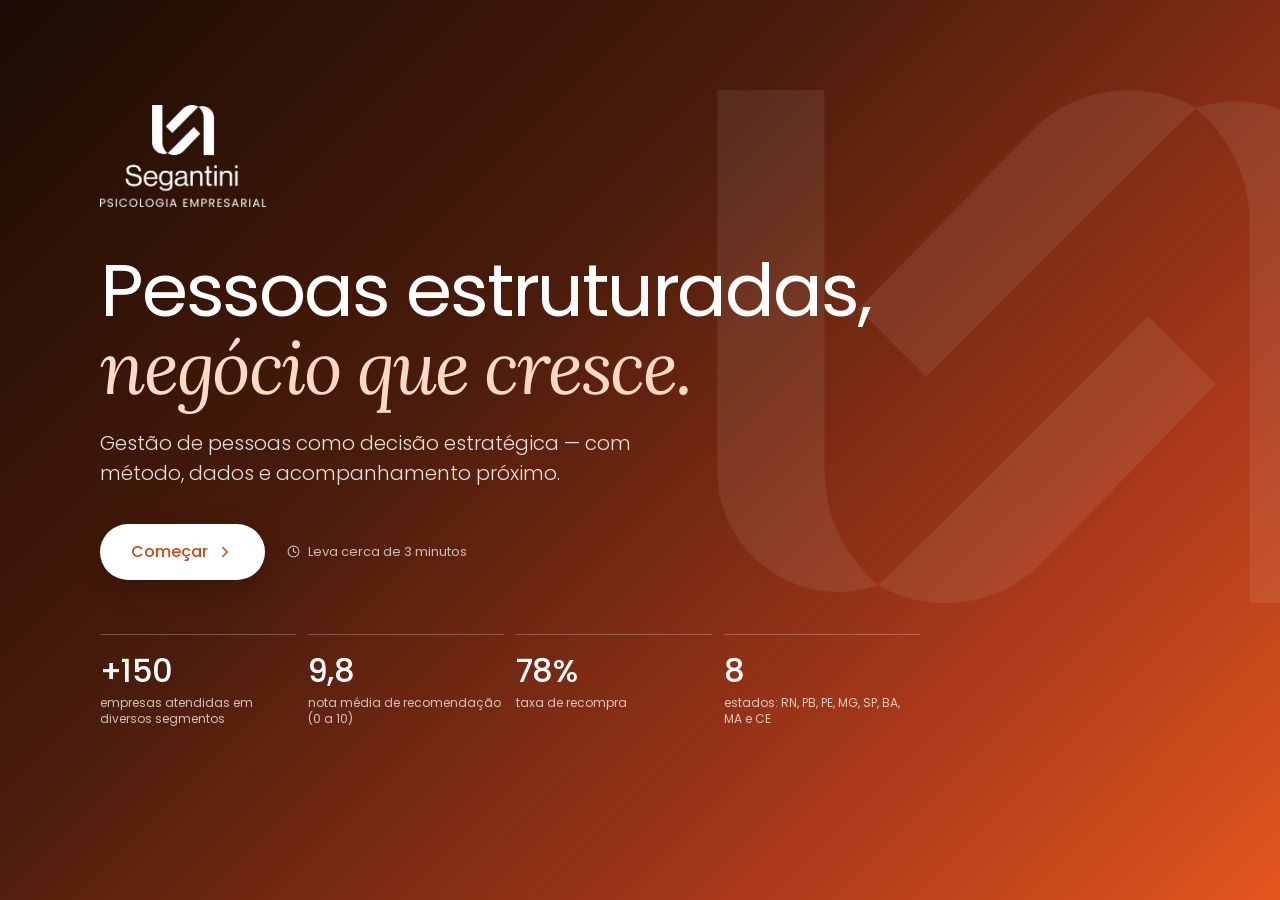
<file: index.html>
<!doctype html>
<html lang="pt-BR">
<head>
  <meta charset="utf-8" />
  <meta name="viewport" content="width=device-width, initial-scale=1, viewport-fit=cover" />
  <title>Segantini · Psicologia Empresarial</title>
  <meta name="description" content="Pessoas estruturadas, negócio que cresce. Conheça a Segantini em 3 minutos e conte para a gente o momento da sua empresa." />
  <meta name="theme-color" content="#2A1209" />
  <meta name="robots" content="noindex" />

  <!-- Prévia do link no WhatsApp -->
  <meta property="og:title" content="Segantini · Psicologia Empresarial" />
  <meta property="og:description" content="Pessoas estruturadas, negócio que cresce. Uma apresentação rápida e interativa — leva cerca de 3 minutos." />
  <meta property="og:image" content="https://apresentacao-segantini.vercel.app/assets/og-image.jpg" />
  <meta property="og:type" content="website" />
  <meta property="og:locale" content="pt_BR" />

  <link rel="icon" type="image/png" href="/assets/favicon.png" />
  <link rel="preconnect" href="https://fonts.googleapis.com" />
  <link rel="preconnect" href="https://fonts.gstatic.com" crossorigin />
  <link href="https://fonts.googleapis.com/css2?family=Lora:ital,wght@0,400;0,500;1,400;1,500&family=Poppins:wght@300;400;500;600;700&display=swap" rel="stylesheet" />
  <link rel="stylesheet" href="/css/styles.css" />
</head>
<body>
  <header class="topbar" id="topbar">
    <button class="topbar__brand" type="button" data-goto="0" aria-label="Voltar ao início">
      <img src="/assets/simbolo-segantini-laranja.png" alt="" class="topbar__mark" width="34" height="27" />
      <span class="topbar__name">Segantini<small>Psicologia Empresarial</small></span>
    </button>
    <nav class="progress" aria-label="Progresso">
      <ol class="progress__steps" id="progressSteps"></ol>
      <div class="progress__bar"><span id="progressFill"></span></div>
    </nav>
  </header>

  <main id="app" class="app" aria-live="polite"></main>

  <footer class="navbar" id="navbar">
    <button type="button" class="btn btn--ghost" id="btnBack">
      <svg viewBox="0 0 24 24" aria-hidden="true"><path d="M15 18l-6-6 6-6"/></svg>
      Voltar
    </button>
    <span class="navbar__hint" id="navHint"></span>
    <button type="button" class="btn btn--primary" id="btnNext">
      <span id="btnNextLabel">Avançar</span>
      <svg viewBox="0 0 24 24" aria-hidden="true"><path d="M9 18l6-6-6-6"/></svg>
    </button>
  </footer>

  <div class="toast" id="toast" role="status"></div>

  <dialog class="modal" id="modal">
    <div class="modal__inner">
      <button type="button" class="modal__close" id="modalClose" aria-label="Fechar">×</button>
      <div id="modalBody"></div>
    </div>
  </dialog>

  <noscript><p style="padding:24px">Ative o JavaScript para ver a apresentação.</p></noscript>
  <script src="/js/content.js"></script>
  <script src="/js/app.js"></script>
</body>
</html>
</file>
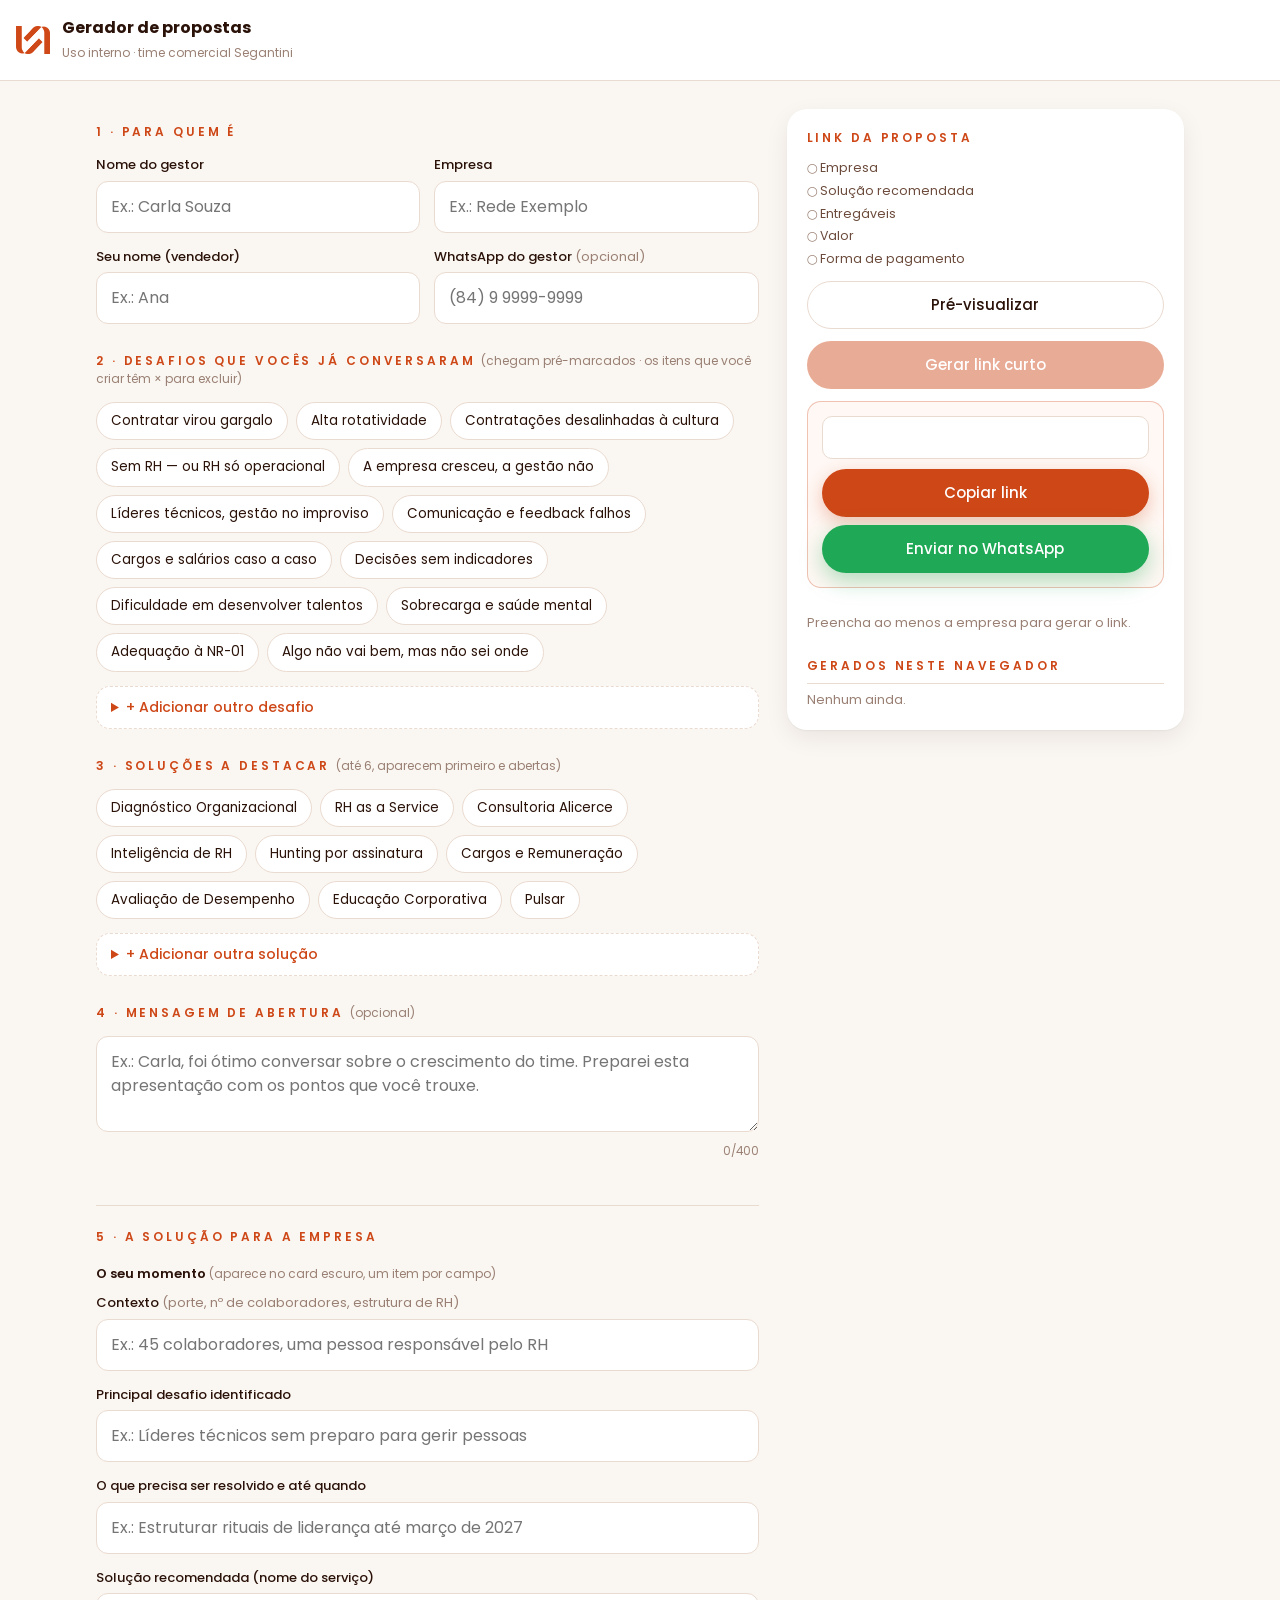
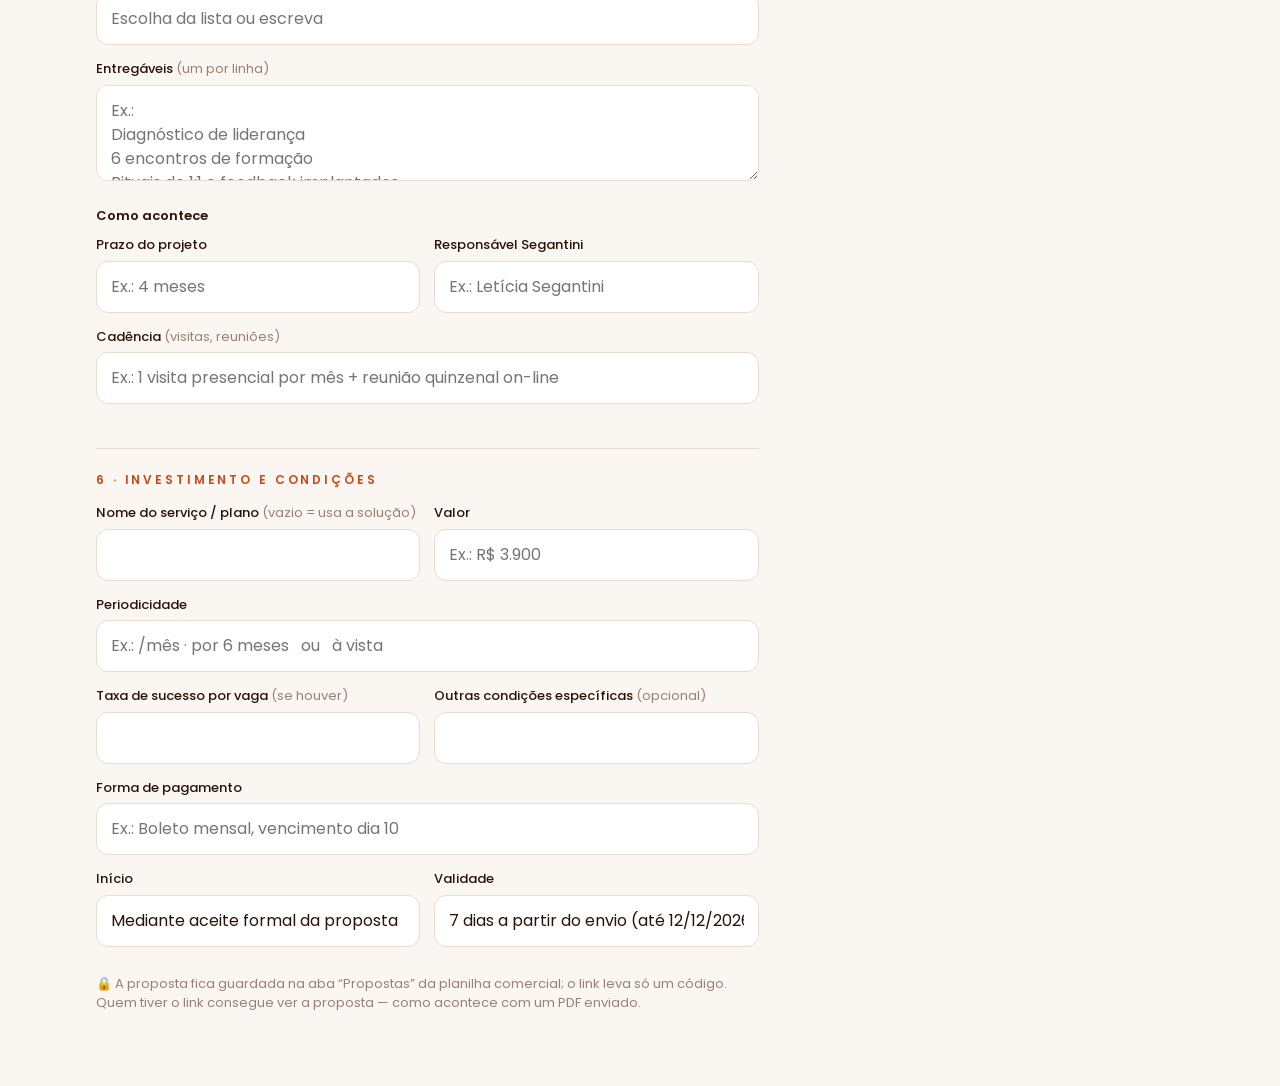
<file: gerador.html>
<!doctype html>
<html lang="pt-BR">
<head>
  <meta charset="utf-8" />
  <meta name="viewport" content="width=device-width, initial-scale=1" />
  <title>Gerador de Propostas · Segantini</title>
  <meta name="robots" content="noindex, nofollow" />
  <link rel="icon" type="image/png" href="/assets/favicon.png" />
  <link rel="preconnect" href="https://fonts.googleapis.com" />
  <link rel="preconnect" href="https://fonts.gstatic.com" crossorigin />
  <link href="https://fonts.googleapis.com/css2?family=Lora:ital,wght@0,400;1,400&family=Poppins:wght@300;400;500;600&display=swap" rel="stylesheet" />
  <link rel="stylesheet" href="/css/styles.css" />
  <link rel="stylesheet" href="/css/gerador.css" />
</head>
<body class="gen">
  <header class="gen__top">
    <img src="/assets/simbolo-segantini-laranja.png" alt="" width="34" height="27" />
    <div><strong>Gerador de propostas</strong><span>Uso interno · time comercial Segantini</span></div>
  </header>

  <main class="gen__main">
    <section class="gen__form">
      <p class="eyebrow">1 · Para quem é</p>
      <div class="form__row">
        <div class="field"><label for="g-nome">Nome do gestor</label><input id="g-nome" maxlength="80" placeholder="Ex.: Carla Souza" /></div>
        <div class="field"><label for="g-empresa">Empresa</label><input id="g-empresa" maxlength="100" placeholder="Ex.: Rede Exemplo" /></div>
      </div>
      <div class="form__row">
        <div class="field"><label for="g-vendedor">Seu nome (vendedor)</label><input id="g-vendedor" maxlength="60" placeholder="Ex.: Ana" /></div>
        <div class="field"><label for="g-fone">WhatsApp do gestor <span>(opcional)</span></label><input id="g-fone" inputmode="tel" maxlength="20" placeholder="(84) 9 9999-9999" /></div>
      </div>

      <p class="eyebrow">2 · Desafios que vocês já conversaram <span class="gen__opt">(chegam pré-marcados · os itens que você criar têm × para excluir)</span></p>
      <div class="gen__chips" id="g-desafios"></div>
      <details class="gen__add">
        <summary>+ Adicionar outro desafio</summary>
        <div class="form__row">
          <div class="field"><label for="g-nd-t">Desafio</label><input id="g-nd-t" maxlength="80" placeholder="Ex.: Turnover alto na loja nova" /></div>
          <div class="field"><label for="g-nd-x">Descrição curta <span>(opcional)</span></label><input id="g-nd-x" maxlength="140" placeholder="Ex.: 4 desligamentos em 3 meses" /></div>
        </div>
        <button type="button" class="btn btn--outline" id="g-add-d">Adicionar desafio</button>
      </details>

      <p class="eyebrow">3 · Soluções a destacar <span class="gen__opt">(até 6, aparecem primeiro e abertas)</span></p>
      <div class="gen__chips" id="g-solucoes"></div>
      <details class="gen__add">
        <summary>+ Adicionar outra solução</summary>
        <div class="form__row">
          <div class="field"><label for="g-ns-n">Nome da solução</label><input id="g-ns-n" maxlength="80" placeholder="Ex.: Onboarding estruturado" /></div>
          <div class="field"><label for="g-ns-d">Descrição curta</label><input id="g-ns-d" maxlength="140" placeholder="Ex.: Integração de novos colaboradores" /></div>
        </div>
        <div class="field"><label for="g-ns-p">Ajuda a resolver <span>(opcional)</span></label><input id="g-ns-p" maxlength="240" /></div>
        <div class="field"><label for="g-ns-r">O que muda <span>(opcional)</span></label><input id="g-ns-r" maxlength="240" /></div>
        <button type="button" class="btn btn--outline" id="g-add-s">Adicionar solução</button>
      </details>

      <p class="eyebrow">4 · Mensagem de abertura <span class="gen__opt">(opcional)</span></p>
      <div class="field">
        <textarea id="g-msg" maxlength="400" placeholder="Ex.: Carla, foi ótimo conversar sobre o crescimento do time. Preparei esta apresentação com os pontos que você trouxe."></textarea>
        <div class="char"><span id="g-cc">0</span>/400</div>
      </div>

      <p class="eyebrow gen__sec">5 · A solução para a empresa</p>
      <p class="gen__lbl">O seu momento <span class="gen__opt">(aparece no card escuro, um item por campo)</span></p>
      <div class="field"><label for="g-ctx">Contexto <span>(porte, nº de colaboradores, estrutura de RH)</span></label><input id="g-ctx" maxlength="300" placeholder="Ex.: 45 colaboradores, uma pessoa responsável pelo RH" /></div>
      <div class="field"><label for="g-dor">Principal desafio identificado</label><input id="g-dor" maxlength="300" placeholder="Ex.: Líderes técnicos sem preparo para gerir pessoas" /></div>
      <div class="field"><label for="g-obj">O que precisa ser resolvido e até quando</label><input id="g-obj" maxlength="300" placeholder="Ex.: Estruturar rituais de liderança até março de 2027" /></div>
      <div class="field"><label for="g-sol">Solução recomendada (nome do serviço)</label><input id="g-sol" list="g-sol-list" maxlength="120" placeholder="Escolha da lista ou escreva" /><datalist id="g-sol-list"></datalist></div>
      <div class="field"><label for="g-ent">Entregáveis <span>(um por linha)</span></label><textarea id="g-ent" maxlength="1500" placeholder="Ex.:&#10;Diagnóstico de liderança&#10;6 encontros de formação&#10;Rituais de 1:1 e feedback implantados&#10;Relatório final com PDI por líder"></textarea></div>
      <p class="gen__lbl">Como acontece</p>
      <div class="form__row">
        <div class="field"><label for="g-pr">Prazo do projeto</label><input id="g-pr" maxlength="160" placeholder="Ex.: 4 meses" /></div>
        <div class="field"><label for="g-resp">Responsável Segantini</label><input id="g-resp" maxlength="160" placeholder="Ex.: Letícia Segantini" /></div>
      </div>
      <div class="field"><label for="g-cad">Cadência <span>(visitas, reuniões)</span></label><input id="g-cad" maxlength="200" placeholder="Ex.: 1 visita presencial por mês + reunião quinzenal on-line" /></div>

      <p class="eyebrow gen__sec">6 · Investimento e condições</p>
      <div class="form__row">
        <div class="field"><label for="g-pl">Nome do serviço / plano <span>(vazio = usa a solução)</span></label><input id="g-pl" maxlength="120" /></div>
        <div class="field"><label for="g-val">Valor</label><input id="g-val" maxlength="60" placeholder="Ex.: R$ 3.900" /></div>
      </div>
      <div class="field"><label for="g-per">Periodicidade</label><input id="g-per" maxlength="120" placeholder="Ex.: /mês · por 6 meses   ou   à vista" /></div>
      <div class="form__row">
        <div class="field"><label for="g-tx">Taxa de sucesso por vaga <span>(se houver)</span></label><input id="g-tx" maxlength="200" /></div>
        <div class="field"><label for="g-oc">Outras condições específicas <span>(opcional)</span></label><input id="g-oc" maxlength="300" /></div>
      </div>
      <div class="field"><label for="g-pg">Forma de pagamento</label><input id="g-pg" maxlength="200" placeholder="Ex.: Boleto mensal, vencimento dia 10" /></div>
      <div class="form__row">
        <div class="field"><label for="g-ini">Início</label><input id="g-ini" maxlength="200" value="Mediante aceite formal da proposta" /></div>
        <div class="field"><label for="g-vd">Validade</label><input id="g-vd" maxlength="200" /></div>
      </div>
      <p class="muted">🔒 A proposta fica guardada na aba “Propostas” da planilha comercial; o link leva só um código. Quem tiver o link consegue ver a proposta — como acontece com um PDF enviado.</p>
    </section>

    <aside class="gen__out">
      <p class="eyebrow">Link da proposta</p>
      <div class="gen__check" id="g-check"></div>
      <a class="btn btn--outline" id="g-preview" target="_blank" rel="noopener">Pré-visualizar</a>
      <button class="btn btn--primary" type="button" id="g-gen">Gerar link curto</button>
      <div class="gen__result" id="g-result" hidden>
        <input id="g-link" readonly />
        <div class="gen__actions">
          <button class="btn btn--primary" type="button" id="g-copy">Copiar link</button>
          <a class="btn btn--wa" id="g-wa" target="_blank" rel="noopener">Enviar no WhatsApp</a>
        </div>
      </div>
      <p class="muted" id="g-hint">Preencha ao menos a empresa para gerar o link.</p>

      <div class="gen__hist">
        <p class="eyebrow">Gerados neste navegador</p>
        <ul id="g-hist"><li class="muted">Nenhum ainda.</li></ul>
      </div>
    </aside>
  </main>

  <div class="toast" id="toast" role="status"></div>
  <script src="/js/content.js"></script>
  <script src="/js/gerador.js"></script>
</body>
</html>
</file>
<file: css/styles.css>
/* Segantini · Apresentação comercial interativa
   Paleta extraída da identidade atual (apresentação institucional 2026). */
:root {
  --brand: #CE4717;
  --brand-2: #E85D1F;
  --brand-deep: #9E3410;
  --ink: #2A1209;
  --ink-2: #6B4A3B;
  --ink-3: #9A8074;
  --cream: #FAF6F1;
  --cream-2: #F2E8E1;
  --peach: #FBE4D7;
  --white: #FFFFFF;
  --line: #EADBD0;
  --ok: #2E7D4F;
  --grad: linear-gradient(135deg, #1C0B04 0%, #4A1C0B 38%, #A9391A 75%, #E2561D 100%);
  --radius: 20px;
  --radius-sm: 14px;
  --shadow: 0 1px 2px rgba(42,18,9,.05), 0 8px 24px rgba(42,18,9,.07);
  --shadow-lg: 0 12px 40px rgba(42,18,9,.16);
  --serif: "Lora", Georgia, serif;
  --sans: "Poppins", system-ui, -apple-system, "Segoe UI", sans-serif;
  --topbar-h: 64px;
  --navbar-h: 76px;
  --ease: cubic-bezier(.2,.7,.2,1);
}

* { box-sizing: border-box; }
html { -webkit-text-size-adjust: 100%; }
body {
  margin: 0;
  font-family: var(--sans);
  color: var(--ink);
  background: var(--cream);
  line-height: 1.5;
  -webkit-font-smoothing: antialiased;
  overflow-x: hidden;
}
body.is-dark { background: #2A1209; }
img { max-width: 100%; height: auto; display: block; }
button { font: inherit; color: inherit; cursor: pointer; }
svg { width: 1em; height: 1em; fill: none; stroke: currentColor; stroke-width: 2; stroke-linecap: round; stroke-linejoin: round; }
:focus-visible { outline: 3px solid var(--brand-2); outline-offset: 3px; }

/* ---------------- Topbar & progresso ---------------- */
.topbar {
  position: fixed; inset: 0 0 auto 0; z-index: 30;
  height: var(--topbar-h);
  display: flex; align-items: center; gap: 24px;
  padding: 0 max(16px, env(safe-area-inset-left));
  background: rgba(250,246,241,.86);
  backdrop-filter: saturate(1.4) blur(14px);
  -webkit-backdrop-filter: saturate(1.4) blur(14px);
  border-bottom: 1px solid rgba(234,219,208,.7);
  transition: background .4s var(--ease), border-color .4s, transform .4s var(--ease);
}
body.is-dark .topbar { background: rgba(28,11,4,.55); border-color: rgba(255,255,255,.08); color: #fff; }
body.is-hero .topbar { transform: translateY(-100%); }
.topbar__brand { display: flex; align-items: center; gap: 10px; background: none; border: 0; padding: 0; text-align: left; }
.topbar__mark { width: 34px; height: auto; }
body.is-dark .topbar__mark { filter: brightness(0) invert(1); }
.topbar__name { font-weight: 500; font-size: 17px; line-height: 1.05; letter-spacing: -.01em; }
.topbar__name small { display: block; font-size: 8.5px; letter-spacing: .2em; text-transform: uppercase; font-weight: 500; opacity: .7; margin-top: 3px; }

.progress { flex: 1; max-width: 760px; margin-left: auto; }
.progress__steps { list-style: none; margin: 0 0 7px; padding: 0; display: flex; justify-content: space-between; gap: 6px; }
.progress__steps li { font-size: 11px; font-weight: 500; color: var(--ink-3); white-space: nowrap; transition: color .3s; display: flex; align-items: center; gap: 6px; }
.progress__steps li b { display: inline-grid; place-items: center; width: 18px; height: 18px; border-radius: 50%; background: var(--cream-2); font-size: 10px; font-weight: 600; transition: background .3s, color .3s; }
.progress__steps li.is-done, .progress__steps li.is-current { color: var(--ink); }
.progress__steps li.is-current b, .progress__steps li.is-done b { background: var(--brand); color: #fff; }
body.is-dark .progress__steps li { color: rgba(255,255,255,.5); }
body.is-dark .progress__steps li.is-current, body.is-dark .progress__steps li.is-done { color: #fff; }
body.is-dark .progress__steps li b { background: rgba(255,255,255,.14); }
body.is-dark .progress__steps li.is-current b, body.is-dark .progress__steps li.is-done b { background: var(--brand-2); }
.progress__bar { height: 4px; border-radius: 4px; background: var(--cream-2); overflow: hidden; }
body.is-dark .progress__bar { background: rgba(255,255,255,.14); }
.progress__bar span { display: block; height: 100%; width: 0; background: linear-gradient(90deg, var(--brand), var(--brand-2)); border-radius: inherit; transition: width .6s var(--ease); }

/* ---------------- Layout das telas ---------------- */
.app { min-height: 100vh; min-height: 100dvh; }
.screen {
  min-height: 100vh; min-height: 100dvh;
  padding: calc(var(--topbar-h) + 40px) 16px calc(var(--navbar-h) + 40px);
  animation: screenIn .55s var(--ease) both;
}
.screen.is-leaving { animation: screenOut .22s ease both; }
.screen--back { animation-name: screenInBack; }
@keyframes screenIn { from { opacity: 0; transform: translateY(18px); } to { opacity: 1; transform: none; } }
@keyframes screenInBack { from { opacity: 0; transform: translateY(-14px); } to { opacity: 1; transform: none; } }
@keyframes screenOut { to { opacity: 0; transform: translateY(-8px); } }
.screen--dark { background: var(--grad); color: #fff; position: relative; overflow: hidden; }
.screen--dark::after {
  content: ""; position: absolute; right: -6%; top: 10%; width: min(56vw, 640px); aspect-ratio: 1204/965;
  background: url(/assets/simbolo-branco.png) no-repeat center / contain; opacity: .08; pointer-events: none;
}
.wrap { max-width: 1080px; margin: 0 auto; position: relative; z-index: 1; }
.wrap--narrow { max-width: 760px; }

.eyebrow { font-size: 12px; font-weight: 600; letter-spacing: .24em; text-transform: uppercase; color: var(--brand); margin: 0 0 12px; }
.screen--dark .eyebrow { color: #FFD2BC; }
.h1 { font-family: var(--sans); font-weight: 500; font-size: clamp(28px, 4.6vw, 46px); line-height: 1.12; letter-spacing: -.02em; margin: 0 0 14px; }
.h1 em { font-family: var(--serif); font-style: italic; font-weight: 400; color: var(--brand); }
.screen--dark .h1 em { color: #FFD9C6; }
.lead { font-size: clamp(15px, 1.7vw, 18px); color: var(--ink-2); margin: 0 0 28px; max-width: 640px; font-weight: 300; }
.screen--dark .lead { color: rgba(255,255,255,.82); }
.muted { color: var(--ink-3); font-size: 13px; }

/* ---------------- Hero ---------------- */
.hero { display: flex; flex-direction: column; justify-content: center; padding-top: 48px; }
.hero .wrap { width: 100%; }
.hero__logo { width: clamp(120px, 13vw, 170px); margin-bottom: clamp(24px, 5vh, 48px); animation: rise .9s var(--ease) .05s both; }
.hero__title { font-weight: 400; font-size: clamp(38px, min(7vw, 9vh), 74px); line-height: 1.04; letter-spacing: -.03em; margin: 0 0 22px; animation: rise .9s var(--ease) .15s both; }
.hero__title em { display: block; font-family: var(--serif); font-style: italic; color: #FFD9C6; font-weight: 400; }
.hero__for { display: inline-flex; align-items: center; gap: 8px; font-size: 13px; font-weight: 500; letter-spacing: .04em; color: #FFD9C6; background: rgba(255,255,255,.1); border: 1px solid rgba(255,255,255,.22); border-radius: 999px; padding: 6px 14px; margin: 0 0 18px; animation: rise .9s var(--ease) .1s both; }
.hero__msg { margin: -14px 0 30px; max-width: 560px; padding: 16px 18px; border-left: 3px solid #FFB794; background: rgba(255,255,255,.07); border-radius: 0 14px 14px 0; animation: rise .9s var(--ease) .3s both; }
.hero__msg p { margin: 0; font-family: var(--serif); font-style: italic; font-size: 16px; line-height: 1.5; color: #fff; white-space: pre-line; }
.hero__msg cite { display: block; margin-top: 8px; font-style: normal; font-size: 12.5px; color: rgba(255,255,255,.7); }
.hero__sub { font-size: clamp(16px, 2vw, 20px); font-weight: 300; max-width: 560px; color: rgba(255,255,255,.86); margin: 0 0 36px; animation: rise .9s var(--ease) .25s both; }
.hero__cta { display: flex; flex-wrap: wrap; align-items: center; gap: 14px 22px; animation: rise .9s var(--ease) .35s both; }
.hero__meta { font-size: 13px; color: rgba(255,255,255,.7); display: flex; align-items: center; gap: 8px; }
.hero__stats { display: grid; grid-template-columns: repeat(4, minmax(0,1fr)); gap: 12px; margin-top: clamp(32px, 6vh, 64px); max-width: 820px; animation: rise .9s var(--ease) .45s both; }
.hero__stats div { border-top: 1px solid rgba(255,255,255,.25); padding-top: 12px; }
.hero__stats strong { display: block; font-size: clamp(24px, 3vw, 32px); font-weight: 500; letter-spacing: -.02em; }
.hero__stats span { font-size: 12px; color: rgba(255,255,255,.72); line-height: 1.35; display: block; }
@keyframes rise { from { opacity: 0; transform: translateY(22px); } to { opacity: 1; transform: none; } }

/* ---------------- Botões ---------------- */
.btn {
  display: inline-flex; align-items: center; justify-content: center; gap: 8px;
  min-height: 48px; padding: 0 22px; border-radius: 999px; border: 1.5px solid transparent;
  font-weight: 500; font-size: 15px; text-decoration: none; white-space: nowrap;
  transition: transform .2s var(--ease), background .2s, box-shadow .2s, opacity .2s, border-color .2s;
}
.btn svg { font-size: 18px; }
.btn:active { transform: scale(.97); }
.btn--primary { background: var(--brand); color: #fff; box-shadow: 0 6px 18px rgba(206,71,23,.3); }
.btn--primary:hover { background: var(--brand-deep); }
.btn--primary[disabled] { opacity: .45; box-shadow: none; cursor: not-allowed; }
.btn--light { background: #fff; color: var(--brand); box-shadow: 0 8px 26px rgba(0,0,0,.18); }
.btn--light:hover { transform: translateY(-1px); }
.btn--ghost { background: transparent; color: var(--ink-2); }
.btn--ghost:hover { background: var(--cream-2); }
.btn--outline { border-color: var(--line); background: #fff; color: var(--ink); }
.btn--outline:hover { border-color: var(--brand); color: var(--brand); }
.btn--outline-light { border-color: rgba(255,255,255,.4); color: #fff; background: transparent; }
.btn--outline-light:hover { background: rgba(255,255,255,.1); }
.btn--wa { background: #1FA855; color: #fff; box-shadow: 0 8px 22px rgba(31,168,85,.35); }
.btn--wa:hover { background: #178A45; }
.btn--lg { min-height: 56px; padding: 0 30px; font-size: 16px; }
.btn--link { background: none; border: 0; padding: 0; min-height: 0; color: var(--brand); font-weight: 500; text-decoration: underline; text-underline-offset: 4px; }

/* ---------------- Barra de navegação inferior ---------------- */
.navbar {
  position: fixed; inset: auto 0 0 0; z-index: 30;
  min-height: var(--navbar-h);
  display: flex; align-items: center; justify-content: space-between; gap: 12px;
  padding: 12px max(16px, env(safe-area-inset-left)) calc(12px + env(safe-area-inset-bottom));
  background: rgba(250,246,241,.92);
  backdrop-filter: blur(14px); -webkit-backdrop-filter: blur(14px);
  border-top: 1px solid rgba(234,219,208,.8);
  transition: transform .4s var(--ease), background .3s;
}
.navbar.is-hidden { transform: translateY(110%); }
body.is-dark .navbar { background: rgba(28,11,4,.7); border-color: rgba(255,255,255,.08); }
body.is-dark .navbar .btn--ghost { color: rgba(255,255,255,.85); }
body.is-dark .navbar .btn--ghost:hover { background: rgba(255,255,255,.08); }
.navbar__hint { font-size: 13px; color: var(--ink-3); text-align: center; flex: 1; transition: color .3s; }
body.is-dark .navbar__hint { color: rgba(255,255,255,.65); }
.navbar__hint.is-ok { color: var(--ok); font-weight: 500; }
body.is-dark .navbar__hint.is-ok { color: #9BE3B5; }
.navbar .btn--ghost.is-invisible { visibility: hidden; }

/* ---------------- Quem somos ---------------- */
.about { display: grid; grid-template-columns: minmax(0, 340px) minmax(0, 1fr); gap: clamp(24px, 4vw, 56px); align-items: start; }
.founder { position: relative; border-radius: var(--radius); overflow: hidden; background: #E9E5EA; box-shadow: var(--shadow); }
.founder img { width: 100%; aspect-ratio: 520/600; object-fit: cover; object-position: top; }
.founder figcaption { background: var(--ink); color: #fff; padding: 16px 18px 18px; }
.founder strong { display: block; font-size: 17px; }
.founder span { display: block; font-size: 12.5px; color: #FFD2BC; margin: 2px 0 6px; font-weight: 500; }
.founder p { margin: 0; font-size: 12.5px; color: rgba(255,255,255,.78); line-height: 1.45; }
.pillars { display: grid; grid-template-columns: repeat(3, minmax(0,1fr)); gap: 12px; margin: 0 0 22px; }
.pill-card { background: #fff; border-radius: var(--radius-sm); padding: 18px; box-shadow: var(--shadow); }
.pill-card .ico { margin-bottom: 12px; }
.pill-card h3 { font-size: 15px; margin: 0 0 4px; font-weight: 600; line-height: 1.25; }
.pill-card p { margin: 0; font-size: 13px; color: var(--ink-2); }
.manifesto { background: var(--grad); color: #fff; border-radius: var(--radius); padding: 24px 26px; margin-bottom: 22px; position: relative; overflow: hidden; }
.manifesto p { margin: 0; font-family: var(--serif); font-size: clamp(18px, 2.2vw, 22px); line-height: 1.4; }
.manifesto p em { color: #FFD9C6; }
.manifesto::before { content: "“"; position: absolute; right: 18px; top: -24px; font-family: var(--serif); font-size: 140px; opacity: .15; }
.notlist { display: grid; grid-template-columns: repeat(3, minmax(0,1fr)); gap: 10px; }
.notlist li { list-style: none; background: var(--cream-2); border-radius: var(--radius-sm); padding: 14px 16px; font-size: 13px; color: var(--ink-2); }
.notlist li strong { display: flex; gap: 8px; align-items: flex-start; color: var(--ink); font-size: 13.5px; margin-bottom: 4px; line-height: 1.3; }
.notlist li strong i { font-style: normal; color: var(--brand); font-weight: 700; }
.notlist { padding: 0; margin: 0 0 10px; }
.notlist__close { font-family: var(--serif); font-style: italic; color: var(--brand); margin: 6px 0 0; font-size: 17px; }

/* ---------------- Ícones redondos ---------------- */
.ico { width: 44px; height: 44px; border-radius: 50%; display: grid; place-items: center; background: var(--peach); color: var(--brand); flex: none; }
.ico svg { font-size: 20px; }

/* ---------------- Cards selecionáveis (desafios) ---------------- */
.grid-select { display: grid; grid-template-columns: repeat(auto-fill, minmax(min(100%, 240px), 1fr)); gap: 12px; }
.choice {
  position: relative; display: flex; gap: 14px; align-items: flex-start; text-align: left;
  background: #fff; border: 1.5px solid transparent; border-radius: var(--radius-sm);
  padding: 16px 44px 16px 16px; box-shadow: var(--shadow);
  transition: border-color .2s, transform .2s var(--ease), box-shadow .2s, background .2s;
  animation: rise .5s var(--ease) both;
}
.choice:hover { transform: translateY(-2px); box-shadow: var(--shadow-lg); }
.choice h3 { font-size: 15px; font-weight: 600; margin: 0 0 3px; line-height: 1.3; }
.choice p { font-size: 13px; color: var(--ink-2); margin: 0; line-height: 1.4; }
.choice__check {
  position: absolute; right: 14px; top: 14px; width: 22px; height: 22px; border-radius: 50%;
  border: 1.5px solid var(--line); display: grid; place-items: center; color: #fff; transition: all .2s;
}
.choice__check svg { font-size: 13px; stroke-width: 3; opacity: 0; transform: scale(.4); transition: all .25s var(--ease); }
.choice[aria-pressed="true"] { border-color: var(--brand); background: #FFF8F4; }
.choice[aria-pressed="true"] .choice__check { background: var(--brand); border-color: var(--brand); }
.choice[aria-pressed="true"] .choice__check svg { opacity: 1; transform: none; }
.choice[aria-pressed="true"] .ico { background: var(--brand); color: #fff; }
.choice.pop { animation: pop .35s var(--ease); }
@keyframes pop { 40% { transform: scale(1.03); } }

.counter-badge { display: inline-flex; align-items: center; gap: 8px; font-size: 13px; font-weight: 500; color: var(--brand); background: var(--peach); border-radius: 999px; padding: 6px 14px; margin-bottom: 18px; transition: transform .3s var(--ease); }
.counter-badge.bump { transform: scale(1.08); }

/* ---------------- Soluções ---------------- */
.sol-grid { display: grid; grid-template-columns: repeat(auto-fill, minmax(min(100%, 300px), 1fr)); gap: 14px; align-items: start; }
.sol {
  background: #fff; border-radius: var(--radius-sm); box-shadow: var(--shadow); overflow: hidden;
  border: 1.5px solid transparent; transition: border-color .25s, box-shadow .25s; animation: rise .5s var(--ease) both;
}
.sol.is-rec { border-color: rgba(206,71,23,.45); }
.sol__head { width: 100%; display: flex; gap: 14px; align-items: center; padding: 16px; background: none; border: 0; text-align: left; }
.sol__head h3 { margin: 0; font-size: 15.5px; font-weight: 600; line-height: 1.25; }
.sol__head p { margin: 2px 0 0; font-size: 13px; color: var(--ink-2); }
.sol__head .chev { margin-left: auto; color: var(--ink-3); transition: transform .3s var(--ease); font-size: 20px; flex: none; }
.sol.is-open .chev { transform: rotate(180deg); }
.sol__tag { display: inline-block; font-size: 10.5px; font-weight: 600; letter-spacing: .08em; text-transform: uppercase; color: var(--brand); background: var(--peach); border-radius: 999px; padding: 3px 9px; margin-bottom: 6px; }
.sol__body { display: grid; grid-template-rows: 0fr; transition: grid-template-rows .35s var(--ease); }
.sol.is-open .sol__body { grid-template-rows: 1fr; }
.sol__body > div { overflow: hidden; }
.sol__rows { padding: 0 16px 16px; display: grid; gap: 10px; }
.sol__row { border-radius: 12px; padding: 12px 14px; font-size: 13.5px; line-height: 1.45; }
.sol__row b { display: block; font-size: 10.5px; letter-spacing: .14em; text-transform: uppercase; margin-bottom: 3px; }
.sol__row--prob { background: var(--cream-2); color: var(--ink-2); }
.sol__row--prob b { color: var(--ink-3); }
.sol__row--res { background: #FFF3EC; color: var(--ink); }
.sol__row--res b { color: var(--brand); }
.sol__like { display: flex; align-items: center; justify-content: center; gap: 8px; width: 100%; min-height: 44px; border-radius: 12px; border: 1.5px dashed var(--line); background: #fff; color: var(--ink-2); font-size: 14px; font-weight: 500; transition: all .2s; }
.sol__like:hover { border-color: var(--brand); color: var(--brand); }
.sol__like[aria-pressed="true"] { background: var(--brand); border: 1.5px solid var(--brand); color: #fff; }
.sol__like[aria-pressed="true"] svg { fill: currentColor; }
.ecosystem { margin-top: 22px; display: flex; gap: 14px; align-items: center; background: var(--ink); color: rgba(255,255,255,.85); border-radius: var(--radius-sm); padding: 16px 18px; font-size: 13.5px; }
.ecosystem img { width: 36px; filter: brightness(0) invert(1); flex: none; }

/* ---------------- Prova social ---------------- */
.stats { display: grid; grid-template-columns: repeat(4, minmax(0,1fr)); gap: 12px; margin-bottom: 14px; }
.stat { background: rgba(255,255,255,.08); border: 1px solid rgba(255,255,255,.16); border-radius: var(--radius-sm); padding: 16px; }
.stat strong { display: block; font-size: clamp(26px, 3.4vw, 38px); font-weight: 500; letter-spacing: -.02em; line-height: 1.1; }
.stat span { font-size: 12.5px; color: rgba(255,255,255,.75); line-height: 1.35; display: block; margin-top: 4px; }
.stat-note { font-size: 13px; color: #FFD2BC; margin: 0 0 30px; display: flex; gap: 8px; align-items: center; }

.carousel { position: relative; }
.carousel__track { display: grid; grid-auto-flow: column; grid-auto-columns: min(100%, 420px); gap: 14px; overflow-x: auto; scroll-snap-type: x mandatory; padding: 4px 2px 14px; scrollbar-width: none; overscroll-behavior-x: contain; }
.carousel__track::-webkit-scrollbar { display: none; }
.quote { scroll-snap-align: start; background: #fff; color: var(--ink); border-radius: var(--radius); padding: 22px; display: flex; flex-direction: column; gap: 12px; box-shadow: var(--shadow-lg); }
.quote__hl { font-family: var(--serif); font-size: 20px; line-height: 1.3; color: var(--brand); margin: 0; }
.quote__hl::before { content: "“"; }
.quote__hl::after { content: "”"; }
.quote__txt { font-size: 14px; color: var(--ink-2); margin: 0; flex: 1; }
.quote__who { display: flex; align-items: center; gap: 12px; border-top: 1px solid var(--line); padding-top: 12px; }
.avatar { width: 38px; height: 38px; border-radius: 50%; background: var(--peach); color: var(--brand); display: grid; place-items: center; font-weight: 600; font-size: 15px; flex: none; }
.quote__who strong { display: block; font-size: 14px; line-height: 1.2; }
.quote__who span { font-size: 12px; color: var(--ink-3); }
.stars { color: #F2A93B; letter-spacing: 1px; font-size: 13px; }
.carousel__nav { display: flex; gap: 8px; align-items: center; margin-top: 6px; }
.carousel__nav button { width: 42px; height: 42px; border-radius: 50%; border: 1px solid rgba(255,255,255,.35); background: transparent; color: #fff; display: grid; place-items: center; }
.carousel__nav button:hover { background: rgba(255,255,255,.1); }
.carousel__nav svg { font-size: 18px; }
.dots { display: flex; gap: 6px; margin: 0 6px; }
.dots i { width: 7px; height: 7px; border-radius: 50%; background: rgba(255,255,255,.3); transition: all .3s; }
.dots i.on { background: #fff; width: 20px; border-radius: 4px; }

.cases { display: grid; grid-template-columns: repeat(auto-fill, minmax(min(100%, 240px), 1fr)); gap: 12px; margin: 34px 0 0; }
.case { background: rgba(255,255,255,.08); border: 1px solid rgba(255,255,255,.16); border-radius: var(--radius-sm); padding: 18px; }
.case h4 { margin: 0; font-size: 16px; font-weight: 600; }
.case small { display: block; font-size: 10.5px; letter-spacing: .14em; text-transform: uppercase; color: #FFD2BC; font-weight: 600; margin: 2px 0 10px; }
.case p { font-size: 12.5px; color: rgba(255,255,255,.75); margin: 0 0 12px; }
.case dl { margin: 0; display: grid; gap: 6px; }
.case dl div { display: flex; align-items: baseline; gap: 10px; }
.case dt { font-size: 22px; font-weight: 600; color: #FFB794; white-space: nowrap; }
.case dd { margin: 0; font-size: 12.5px; color: rgba(255,255,255,.85); }
.clients { margin-top: 30px; }
.clients h3 { font-size: 13px; letter-spacing: .2em; text-transform: uppercase; color: rgba(255,255,255,.7); font-weight: 500; margin: 0 0 12px; }
.marquee { overflow: hidden; mask-image: linear-gradient(90deg, transparent, #000 8%, #000 92%, transparent); -webkit-mask-image: linear-gradient(90deg, transparent, #000 8%, #000 92%, transparent); }
.marquee__inner { display: flex; gap: 10px; width: max-content; animation: marquee 60s linear infinite; }
.marquee:hover .marquee__inner { animation-play-state: paused; }
.marquee span { white-space: nowrap; font-size: 13px; padding: 8px 14px; border-radius: 999px; background: rgba(255,255,255,.1); border: 1px solid rgba(255,255,255,.14); }
@keyframes marquee { to { transform: translateX(-50%); } }
.more-row { margin-top: 18px; display: flex; flex-wrap: wrap; gap: 10px; }

/* ---------------- Diagnóstico (perguntas) ---------------- */
.q-count { font-size: 13px; color: var(--ink-3); margin-bottom: 10px; font-weight: 500; }
.q-count b { color: var(--brand); }
.options { display: grid; gap: 10px; }
.options--grid { grid-template-columns: repeat(auto-fill, minmax(min(100%, 200px), 1fr)); }
.opt {
  display: flex; align-items: center; gap: 14px; text-align: left; min-height: 58px;
  background: #fff; border: 1.5px solid var(--line); border-radius: var(--radius-sm); padding: 14px 18px;
  font-size: 15px; font-weight: 500; transition: all .2s var(--ease); animation: rise .45s var(--ease) both;
}
.opt:hover { border-color: var(--brand); }
.opt__dot { width: 20px; height: 20px; border-radius: 50%; border: 1.5px solid var(--line); flex: none; display: grid; place-items: center; transition: all .2s; }
.opt__dot::after { content: ""; width: 8px; height: 8px; border-radius: 50%; background: #fff; transform: scale(0); transition: transform .2s var(--ease); }
.opt--multi .opt__dot { border-radius: 6px; }
.opt[aria-pressed="true"] { border-color: var(--brand); background: #FFF8F4; color: var(--ink); }
.opt[aria-pressed="true"] .opt__dot { background: var(--brand); border-color: var(--brand); }
.opt[aria-pressed="true"] .opt__dot::after { transform: scale(1); }
.opt small { display: block; font-weight: 400; font-size: 12.5px; color: var(--ink-3); }
.prefill-note { display: flex; gap: 8px; align-items: center; font-size: 13px; color: var(--ink-2); background: var(--peach); padding: 10px 14px; border-radius: 12px; margin: -8px 0 18px; }

.form { display: grid; gap: 14px; }
.form__row { display: grid; grid-template-columns: 1fr 1fr; gap: 14px; }
.field label { display: block; font-size: 13px; font-weight: 500; margin-bottom: 6px; color: var(--ink); }
.field label span { color: var(--ink-3); font-weight: 400; }
.field input, .field textarea {
  width: 100%; font: inherit; font-size: 16px; color: var(--ink); background: #fff;
  border: 1.5px solid var(--line); border-radius: 12px; padding: 13px 14px; transition: border-color .2s, box-shadow .2s;
}
.field textarea { min-height: 96px; resize: vertical; }
.field input:focus, .field textarea:focus { outline: none; border-color: var(--brand); box-shadow: 0 0 0 4px rgba(206,71,23,.12); }
.field.has-error input { border-color: #C0392B; }
.field__err { font-size: 12px; color: #C0392B; margin-top: 4px; display: none; }
.field.has-error .field__err { display: block; }
.char { font-size: 11.5px; color: var(--ink-3); text-align: right; margin-top: 4px; }
.consent { display: flex; gap: 10px; align-items: flex-start; font-size: 12.5px; color: var(--ink-2); line-height: 1.45; cursor: pointer; }
.consent input { width: 18px; height: 18px; margin: 2px 0 0; accent-color: var(--brand); flex: none; }
.hp { position: absolute !important; left: -9999px !important; width: 1px; height: 1px; overflow: hidden; }
.summary-chips { display: flex; flex-wrap: wrap; gap: 6px; margin: 0 0 22px; }
.summary-chips span { font-size: 12px; background: var(--cream-2); color: var(--ink-2); border-radius: 999px; padding: 5px 11px; }

/* ---------------- Final ---------------- */
.final { display: grid; grid-template-columns: minmax(0, 1.15fr) minmax(0, .85fr); gap: clamp(24px, 4vw, 48px); align-items: start; }
.success-badge { display: inline-flex; align-items: center; gap: 8px; background: rgba(155,227,181,.15); color: #B8F0CC; border: 1px solid rgba(155,227,181,.35); border-radius: 999px; padding: 6px 14px; font-size: 13px; font-weight: 500; margin-bottom: 18px; animation: rise .6s var(--ease) both; }
.success-badge.is-warn { background: rgba(255,210,188,.12); color: #FFD2BC; border-color: rgba(255,210,188,.4); }
.rec-list { display: grid; gap: 10px; margin: 0 0 26px; }
.rec { display: flex; gap: 14px; align-items: center; background: #fff; color: var(--ink); border-radius: var(--radius-sm); padding: 14px 16px; animation: rise .6s var(--ease) both; }
.rec h4 { margin: 0; font-size: 15px; }
.rec p { margin: 2px 0 0; font-size: 12.5px; color: var(--ink-2); }
.steps { list-style: none; padding: 0; margin: 0; display: grid; gap: 18px; counter-reset: s; }
.steps li { display: grid; grid-template-columns: 52px 1fr; gap: 6px; counter-increment: s; }
.steps li::before { content: "0" counter(s); font-size: 32px; font-weight: 300; color: #FFD9C6; line-height: 1; }
.steps strong { display: block; font-size: 16px; }
.steps span { font-size: 13.5px; color: rgba(255,255,255,.78); }
.contact-card { background: rgba(255,255,255,.08); border: 1px solid rgba(255,255,255,.18); border-radius: var(--radius); padding: 24px; display: grid; gap: 14px; }
.contact-card .btn { width: 100%; }
.contact-card a.plain { color: rgba(255,255,255,.85); font-size: 14px; text-decoration: underline; text-underline-offset: 3px; }
.final__logo { width: 120px; opacity: .9; margin-top: 8px; }

/* ---------------- Modal & toast ---------------- */
.modal { border: 0; padding: 0; border-radius: var(--radius); width: min(720px, calc(100% - 24px)); max-height: calc(100dvh - 40px); background: var(--cream); color: var(--ink); box-shadow: var(--shadow-lg); }
.modal::backdrop { background: rgba(28,11,4,.6); backdrop-filter: blur(4px); }
.modal__inner { padding: 28px 22px 22px; position: relative; }
.modal__close { position: absolute; right: 12px; top: 10px; width: 40px; height: 40px; border-radius: 50%; border: 0; background: var(--cream-2); font-size: 24px; line-height: 1; }
.modal h2 { font-size: 22px; font-weight: 500; margin: 0 0 4px; }
.modal-list { display: grid; gap: 12px; margin-top: 18px; }
.modal-list .quote { box-shadow: var(--shadow); }
.source { font-size: 11px; color: var(--ink-3); }
.toast { position: fixed; left: 50%; bottom: calc(var(--navbar-h) + 16px); transform: translate(-50%, 20px); background: var(--ink); color: #fff; padding: 10px 18px; border-radius: 999px; font-size: 13.5px; opacity: 0; pointer-events: none; transition: all .3s var(--ease); z-index: 50; max-width: calc(100% - 32px); text-align: center; }
.toast.on { opacity: 1; transform: translate(-50%, 0); }

.spinner { width: 18px; height: 18px; border: 2px solid rgba(255,255,255,.4); border-top-color: #fff; border-radius: 50%; animation: spin .8s linear infinite; }
@keyframes spin { to { transform: rotate(360deg); } }

/* ---------------- Responsivo ---------------- */
@media (max-width: 900px) {
  .progress__steps li span { display: none; }
  .about, .final { grid-template-columns: 1fr; }
  .founder { display: grid; grid-template-columns: 120px 1fr; }
  .founder img { aspect-ratio: auto; height: 100%; }
  .founder figcaption { display: flex; flex-direction: column; justify-content: center; }
  .stats, .hero__stats { grid-template-columns: repeat(2, minmax(0,1fr)); }
}
@media (max-width: 640px) {
  :root { --topbar-h: 58px; --navbar-h: 70px; }
  .topbar { gap: 14px; }
  .topbar__name { display: none; }
  .progress__steps { display: none; }
  .progress__bar { height: 5px; }
  .screen { padding-top: calc(var(--topbar-h) + 26px); }
  .hero { padding-top: 40px; }
  .pillars, .notlist { grid-template-columns: 1fr; }
  .pill-card { display: flex; gap: 14px; align-items: center; padding: 14px; }
  .pill-card .ico { margin: 0; }
  .form__row { grid-template-columns: 1fr; }
  .navbar__hint { font-size: 11.5px; line-height: 1.3; display: -webkit-box; -webkit-line-clamp: 2; -webkit-box-orient: vertical; overflow: hidden; }
  .btn { padding: 0 18px; }
  .navbar .btn--ghost { padding: 0 10px; }
  .choice { padding: 14px 42px 14px 14px; }
  .ico { width: 40px; height: 40px; }
}
@media (prefers-reduced-motion: reduce) {
  *, *::before, *::after { animation-duration: .001ms !important; animation-iteration-count: 1 !important; transition-duration: .001ms !important; }
}

/* ---------------- Proposta personalizada ---------------- */
.prop { display: grid; grid-template-columns: minmax(0, .8fr) minmax(0, 1.2fr); gap: 18px; margin-top: 26px; align-items: stretch; }
.prop__moment { background: var(--ink); color: #fff; border-radius: var(--radius); padding: 26px; animation: rise .6s var(--ease) both; }
.prop__moment .eyebrow { color: #FFD2BC; }
.prop__moment ul { margin: 0; padding-left: 20px; display: grid; gap: 10px; font-size: 15.5px; line-height: 1.5; }
.prop__sub { margin: 22px 0 10px; font-size: 11px; letter-spacing: .18em; text-transform: uppercase; color: rgba(255,255,255,.6); font-weight: 600; }
.prop__chips { display: flex; flex-wrap: wrap; gap: 6px; }
.prop__chips span { font-size: 12.5px; padding: 5px 11px; border-radius: 999px; background: rgba(255,255,255,.1); border: 1px solid rgba(255,255,255,.18); }
.prop__sol { background: #fff; border-radius: var(--radius); padding: 26px; box-shadow: var(--shadow); animation: rise .6s var(--ease) .1s both; }
.prop__name { font-size: clamp(24px, 3vw, 32px); font-weight: 500; letter-spacing: -.02em; margin: 0 0 8px; line-height: 1.15; }
.prop__desc { color: var(--ink-2); margin: 0 0 6px; font-size: 14.5px; }
.prop__cols { display: grid; grid-template-columns: repeat(auto-fit, minmax(220px, 1fr)); gap: 22px; margin-top: 20px; }
.prop__label { font-size: 11px; letter-spacing: .2em; text-transform: uppercase; color: var(--ink-3); font-weight: 600; margin: 0 0 10px; }
.prop__list { list-style: none; margin: 0; padding: 0; display: grid; gap: 9px; }
.prop__list li { display: flex; gap: 10px; align-items: flex-start; font-size: 14.5px; }
.prop__list svg { color: var(--brand); font-size: 16px; flex: none; margin-top: 3px; stroke-width: 2.6; }
.prop__how { margin: 0; display: grid; gap: 12px; }
.prop__how dt { font-size: 12px; color: var(--brand); font-weight: 600; }
.prop__how dd { margin: 2px 0 0; font-size: 14.5px; }

.invest { display: grid; grid-template-columns: minmax(0, 1fr) minmax(0, 1fr); gap: 18px; margin-top: 26px; align-items: stretch; }
.invest__price { background: var(--brand); border-radius: var(--radius); padding: 28px; box-shadow: var(--shadow-lg); animation: rise .6s var(--ease) both; }
.invest__price .eyebrow { color: #FFE2D3; }
.invest__price .invest__val { font-size: clamp(40px, 6vw, 64px); font-weight: 400; letter-spacing: -.03em; line-height: 1.05; margin: 10px 0 8px; }
.invest__price .invest__per { margin: 0; color: rgba(255,255,255,.85); font-size: 16px; }
.invest__price hr { border: 0; border-top: 1px solid rgba(255,255,255,.35); margin: 22px 0 16px; }
.invest__price p { margin: 0 0 8px; color: #fff; font-size: 15px; }
.invest__conds { background: #fff; color: var(--ink); border-radius: var(--radius); padding: 28px; display: grid; gap: 18px; align-content: start; animation: rise .6s var(--ease) .1s both; }
.invest__conds .eyebrow { color: var(--brand); margin: 0; }
.invest__row { display: flex; gap: 14px; align-items: center; }
.invest__row strong { display: block; font-size: 15px; }
.invest__row span:not(.ico) { font-size: 14px; color: var(--ink-2); }
@media (max-width: 860px) { .prop, .invest { grid-template-columns: 1fr; } }
.prop__recs { display: grid; gap: 10px; margin-top: 4px; }
.prop__rec { display: flex; gap: 14px; align-items: flex-start; padding: 12px; border-radius: 14px; background: #FFF8F4; }
.prop__rec h4 { margin: 0; font-size: 15.5px; }
.prop__rec p { margin: 2px 0 0; font-size: 13.5px; color: var(--ink-2); }
.prop__note { display: flex; gap: 10px; align-items: flex-start; margin-top: 18px; font-size: 13px; color: var(--ink-2); border-top: 1px solid var(--line); padding-top: 14px; }
.prop__note svg { color: var(--brand); flex: none; margin-top: 2px; }
.prop__empty { color: rgba(255,255,255,.75); margin: 0; font-size: 14.5px; }
.contact-card__txt { margin: 0; color: rgba(255,255,255,.85); font-size: 15px; }
.contact-card__status { margin: 0; font-size: 13px; color: #B8F0CC; min-height: 1em; }
.form--dark { gap: 10px; }
.form--dark .field label { color: #fff; }
.form--dark .field label span { color: rgba(255,255,255,.6); }
.form--dark .field input { background: rgba(255,255,255,.95); }
.form--dark .consent { color: rgba(255,255,255,.8); }
</file>
<file: css/gerador.css>
/* Página interna: gerador de links de proposta personalizada */
.gen { background: var(--cream); }
.gen__top { display: flex; align-items: center; gap: 12px; padding: 16px; border-bottom: 1px solid var(--line); background: #fff; }
.gen__top img { width: 34px; }
.gen__top strong { display: block; font-size: 16px; }
.gen__top span { font-size: 12px; color: var(--ink-3); }
.gen__main { max-width: 1120px; margin: 0 auto; padding: 28px 16px 60px; display: grid; grid-template-columns: minmax(0, 1.25fr) minmax(0, .75fr); gap: 28px; align-items: start; }
.gen__form { display: grid; gap: 14px; }
.gen__form .eyebrow { margin: 14px 0 0; }
.gen__opt { letter-spacing: 0; text-transform: none; font-weight: 400; color: var(--ink-3); font-size: 12px; }
.gen__chips { display: flex; flex-wrap: wrap; gap: 8px; }
.gen__chip { border: 1.5px solid var(--line); background: #fff; border-radius: 999px; padding: 8px 14px; font-size: 13.5px; transition: all .15s; }
.gen__chip:hover { border-color: var(--brand); }
.gen__chip[aria-pressed="true"] { background: var(--brand); border-color: var(--brand); color: #fff; }
.gen__chip:disabled { opacity: .4; cursor: not-allowed; }
.gen__out { position: sticky; top: 20px; background: #fff; border-radius: var(--radius); box-shadow: var(--shadow); padding: 20px; display: grid; gap: 12px; }
.gen__out .eyebrow { margin: 0; }
.gen__actions { display: grid; gap: 8px; }
.gen__actions .btn { width: 100%; }
.gen__actions .is-off { opacity: .4; pointer-events: none; }
.gen__hist ul { list-style: none; padding: 0; margin: 8px 0 0; display: grid; gap: 6px; max-height: 260px; overflow: auto; }
.gen__hist li { font-size: 13px; display: flex; justify-content: space-between; gap: 8px; align-items: center; border-top: 1px solid var(--line); padding-top: 6px; }
.gen__hist li span { color: var(--ink-3); font-size: 12px; }
.gen__hist button { border: 0; background: none; color: var(--brand); font-size: 12.5px; font-weight: 500; padding: 4px; }
@media (max-width: 860px) { .gen__main { grid-template-columns: 1fr; } .gen__out { position: static; } }
.gen__sec { margin-top: 30px !important; padding-top: 22px; border-top: 1px solid var(--line); }
.gen__lbl { margin: 4px 0 -4px; font-size: 13px; font-weight: 600; color: var(--ink); }
.gen__check { display: grid; gap: 4px; font-size: 12.5px; color: var(--ink-2); }
.gen__check span::before { content: "○ "; color: var(--ink-3); }
.gen__check span.ok::before { content: "✓ "; color: var(--ok); font-weight: 700; }
.gen__chipwrap { display: inline-flex; align-items: center; }
.gen__chip.is-custom { border-style: dashed; }
.gen__del { margin-left: -6px; width: 26px; height: 26px; border-radius: 50%; border: 1.5px solid var(--line); background: #fff; color: var(--ink-3); font-size: 16px; line-height: 1; display: grid; place-items: center; }
.gen__del:hover { border-color: #C0392B; color: #C0392B; }
.gen__add { background: #fff; border: 1.5px dashed var(--line); border-radius: 14px; padding: 10px 14px; }
.gen__add summary { cursor: pointer; font-size: 14px; font-weight: 500; color: var(--brand); }
.gen__add[open] { display: grid; gap: 12px; padding-bottom: 14px; }
.gen__add .btn { justify-self: start; }
.gen__result { display: grid; gap: 10px; padding: 14px; border-radius: 14px; background: #FFF8F4; border: 1.5px solid rgba(206,71,23,.3); }
.gen__result.is-stale { opacity: .5; }
#g-link { width: 100%; font: 500 14px var(--sans); color: var(--brand); border: 1.5px solid var(--line); border-radius: 10px; padding: 10px 12px; background: #fff; }
.gen__out > .btn { width: 100%; }
</file>
